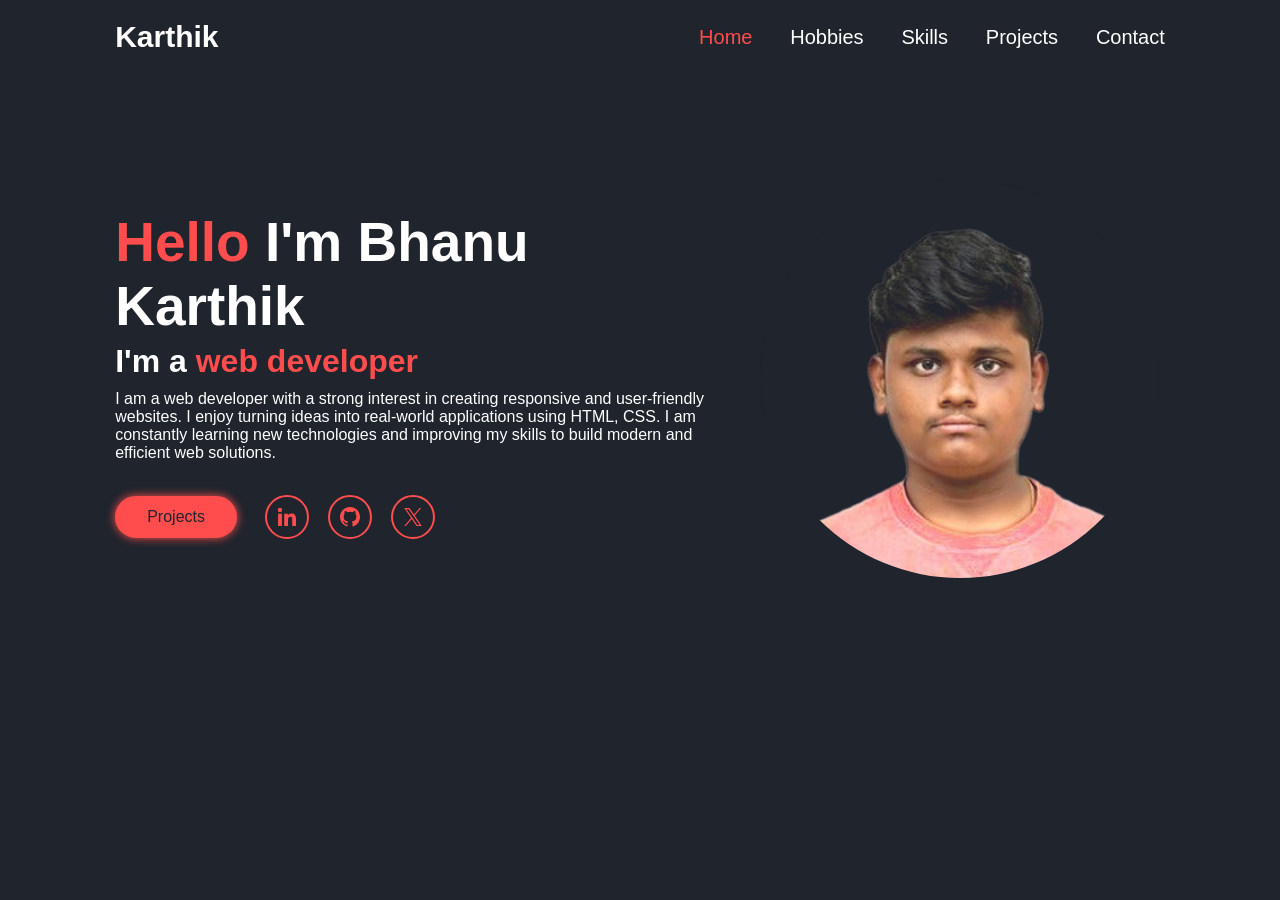
<file: index.html>
<!DOCTYPE html>
<html>
<head>
    <meta charset="UTF-8">
    <meta name="Bhanu karthik">
    <meta name="viewport" content="width=device-width, initial-scale=1.0">
    <link rel="stylesheet" href="style.css">
    <title> portfolio website </title>
</head>
<body>
    <header>
        <a href="#" class="logo">Karthik</a>
        <nav>
            <a href="index.html" class="active">Home</a>
            <a href="hobbies.html">Hobbies</a>
            <a href="skills.html">Skills</a>
            <a href="projects.html">Projects</a>
            <a href="contact.html">Contact</a>
        </nav>
    </header>
<section class="home active">
<div class="details">
<h1 class ="headings"><span>Hello</span> I'm Bhanu Karthik </h1>
 <h2 >I'm a <span>web developer </span>  </h2>
<p>I am a web developer with a strong interest in creating  responsive and user-friendly websites.
 I enjoy turning ideas into real-world applications using HTML, CSS.
I am constantly learning new technologies and improving my skills to build modern and efficient web solutions.</p>
<div class="cs">
<a href="projects.html" class="cse">Projects</a>
<div class="csee">
<a href="https://www.linkedin.com/in/karthik-reddy-0788b539a?utm_source=share&utm_campaign=share_via&utm_content=profile&utm_medium=android_app" target="_blank">
<svg xmlns="http://www.w3.org/2000/svg" width="24" height="24"  fill="currentColor" viewBox="0 0 24 24" >
<path d="M4.983 2.821a2.188 2.188 0 1 0 0 4.376 2.188 2.188 0 1 0 0-4.376m4.254 6.034v12.139h3.769v-6.003c0-1.584.298-3.118 2.262-3.118 1.937 0 1.961 1.811 1.961 3.218v5.904H21v-6.657c0-3.27-.704-5.783-4.526-5.783-1.835 0-3.065 1.007-3.568 1.96h-.051v-1.66zm-6.142 0H6.87v12.139H3.095z"></path></svg></a>
<a href="https://github.com/VBhanuKarthikReddy"  target="_blank">
<svg  xmlns="http://www.w3.org/2000/svg" width="24" height="24"  fill="currentColor" viewBox="0 0 24 24" >
<path fill-rule="evenodd" d="M12.026 2c-5.509 0-9.974 4.465-9.974 9.974 0 4.406 2.857 8.145 6.821 9.465.499.09.679-.217.679-.481 0-.237-.008-.865-.011-1.696-2.775.602-3.361-1.338-3.361-1.338-.452-1.152-1.107-1.459-1.107-1.459-.905-.619.069-.605.069-.605 1.002.07 1.527 1.028 1.527 1.028.89 1.524 2.336 1.084 2.902.829.091-.645.351-1.085.635-1.334-2.214-.251-4.542-1.107-4.542-4.93 0-1.087.389-1.979 1.024-2.675-.101-.253-.446-1.268.099-2.64 0 0 .837-.269 2.742 1.021a9.6 9.6 0 0 1 2.496-.336 9.6 9.6 0 0 1 2.496.336c1.906-1.291 2.742-1.021 2.742-1.021.545 1.372.203 2.387.099 2.64.64.696 1.024 1.587 1.024 2.675 0 3.833-2.33 4.675-4.552 4.922.355.308.675.916.675 1.846 0 1.334-.012 2.41-.012 2.737 0 .267.178.577.687.479C19.146 20.115 22 16.379 22 11.974 22 6.465 17.535 2 12.026 2" clip-rule="evenodd"></path></svg></a>
<a href="https://x.com/Vkarthikreddy13"  target="_blank">
<svg  xmlns="http://www.w3.org/2000/svg" width="24" height="24"  fill="currentColor" viewBox="0 0 24 24" >
<path d="M13.68 10.62 20.24 3h-1.55L13 9.62 8.45 3H3.19l6.88 10.01L3.19 21h1.55l6.01-6.99 4.8 6.99h5.24l-7.13-10.38Zm-2.13 2.47-.7-1-5.54-7.93H7.7l4.47 6.4.7 1 5.82 8.32H16.3z"></path></svg></a>
</div>
</div>
</div>
<div class="homeimg">
<div class="imgbox">
<div class="imgitem">
<img src="Assets/karthik1.png">
</div>
</div>
</div>
</section>
</body>
</html>
</file>
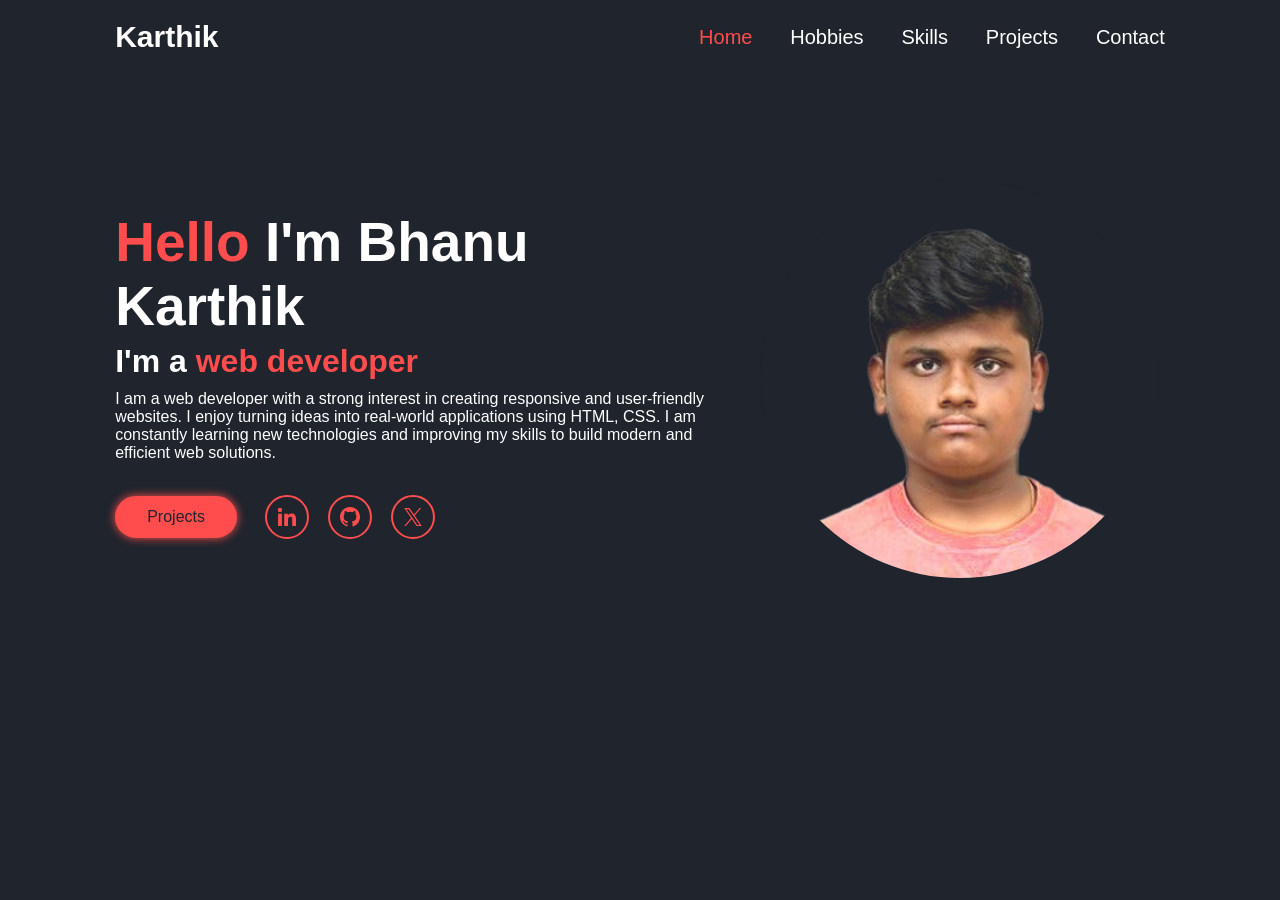
<file: 1.index.html>
<!DOCTYPE html>
<html>
<head>
    <meta charset="UTF-8">
    <meta name="Bhanu karthik">
    <meta name="viewport" content="width=device-width, initial-scale=1.0">
    <link rel="stylesheet" href="style.css">
    <title> portfolio website </title>
</head>
<body>
    <header>
        <a href="#" class="logo">Karthik</a>
        <nav>
            <a href="1.index.html" class="active">Home</a>
            <a href="2.hobbies.html">Hobbies</a>
            <a href="3.skills.html">Skills</a>
            <a href="4.projects.html">Projects</a>
            <a href="5.contact.html">Contact</a>
        </nav>
    </header>
<section class="home active">
<div class="details">
<h1 class ="headings"><span>Hello</span> I'm Bhanu Karthik </h1>
 <h2 >I'm a <span>web developer </span>  </h2>
<p>I am a web developer with a strong interest in creating  responsive and user-friendly websites.
 I enjoy turning ideas into real-world applications using HTML, CSS.
I am constantly learning new technologies and improving my skills to build modern and efficient web solutions.</p>
<div class="cs">
<a href="4.projects.html" class="cse">Projects</a>
<div class="csee">
<a href="https://www.linkedin.com/in/karthik-reddy-0788b539a?utm_source=share&utm_campaign=share_via&utm_content=profile&utm_medium=android_app" target="_blank">
<svg xmlns="http://www.w3.org/2000/svg" width="24" height="24"  fill="currentColor" viewBox="0 0 24 24" >
<path d="M4.983 2.821a2.188 2.188 0 1 0 0 4.376 2.188 2.188 0 1 0 0-4.376m4.254 6.034v12.139h3.769v-6.003c0-1.584.298-3.118 2.262-3.118 1.937 0 1.961 1.811 1.961 3.218v5.904H21v-6.657c0-3.27-.704-5.783-4.526-5.783-1.835 0-3.065 1.007-3.568 1.96h-.051v-1.66zm-6.142 0H6.87v12.139H3.095z"></path></svg></a>
<a href="https://github.com/VBhanuKarthikReddy"  target="_blank">
<svg  xmlns="http://www.w3.org/2000/svg" width="24" height="24"  fill="currentColor" viewBox="0 0 24 24" >
<path fill-rule="evenodd" d="M12.026 2c-5.509 0-9.974 4.465-9.974 9.974 0 4.406 2.857 8.145 6.821 9.465.499.09.679-.217.679-.481 0-.237-.008-.865-.011-1.696-2.775.602-3.361-1.338-3.361-1.338-.452-1.152-1.107-1.459-1.107-1.459-.905-.619.069-.605.069-.605 1.002.07 1.527 1.028 1.527 1.028.89 1.524 2.336 1.084 2.902.829.091-.645.351-1.085.635-1.334-2.214-.251-4.542-1.107-4.542-4.93 0-1.087.389-1.979 1.024-2.675-.101-.253-.446-1.268.099-2.64 0 0 .837-.269 2.742 1.021a9.6 9.6 0 0 1 2.496-.336 9.6 9.6 0 0 1 2.496.336c1.906-1.291 2.742-1.021 2.742-1.021.545 1.372.203 2.387.099 2.64.64.696 1.024 1.587 1.024 2.675 0 3.833-2.33 4.675-4.552 4.922.355.308.675.916.675 1.846 0 1.334-.012 2.41-.012 2.737 0 .267.178.577.687.479C19.146 20.115 22 16.379 22 11.974 22 6.465 17.535 2 12.026 2" clip-rule="evenodd"></path></svg></a>
<a href="https://x.com/Vkarthikreddy13"  target="_blank">
<svg  xmlns="http://www.w3.org/2000/svg" width="24" height="24"  fill="currentColor" viewBox="0 0 24 24" >
<path d="M13.68 10.62 20.24 3h-1.55L13 9.62 8.45 3H3.19l6.88 10.01L3.19 21h1.55l6.01-6.99 4.8 6.99h5.24l-7.13-10.38Zm-2.13 2.47-.7-1-5.54-7.93H7.7l4.47 6.4.7 1 5.82 8.32H16.3z"></path></svg></a>
</div>
</div>
</div>
<div class="homeimg">
<div class="imgbox">
<div class="imgitem">
<img src="Assets/karthik1.png">
</div>
</div>
</div>
</section>
</body>
</html>
</file>
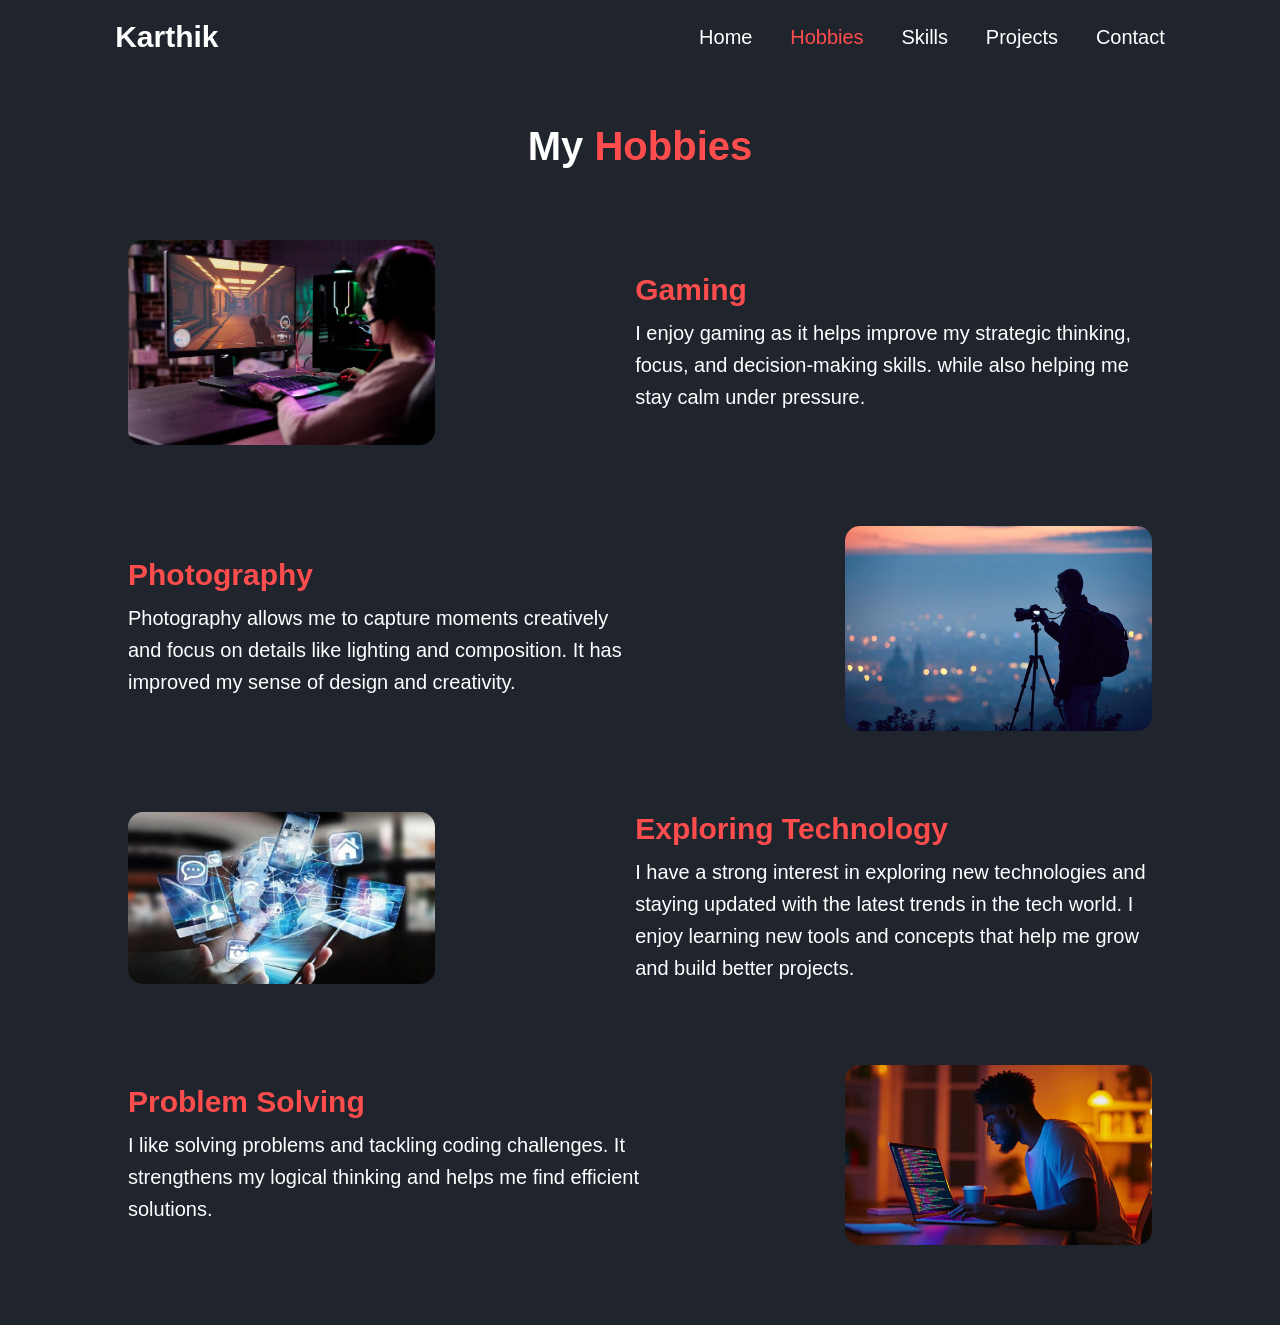
<file: 2.hobbies.html>
<!DOCTYPE html>
<html>
<head>
    <meta charset="UTF-8">
    <meta name="Bhanu karthik">
    <meta name="viewport" content="width=device-width, initial-scale=1.0">
    <link rel="stylesheet" href="style.css">
    <title> portfolio website </title>
</head>
<body>
<header>
<a href="#" class="logo">Karthik</a>
<nav>
 <a href="1.index.html">Home</a>
 <a href="2.hobbies.html" class="active">Hobbies</a>
 <a href="3.skills.html">Skills</a>
 <a href="4.projects.html">Projects</a>
<a href="5.contact.html">Contact</a>
</nav>
</header>
<section class="hobbies active">
<h2 class="heading">My <span>Hobbies</span> </h2>
<div class="hobby-row">
<img src="Assets/gaming.avif" alt="Gaming">
 <div class="hobby-text">
      <h3> Gaming</h3>
     <p> I enjoy gaming as it helps improve my strategic thinking, focus, and decision-making skills. while also helping me stay calm under pressure.</p>
 </div>
</div>
<div class="hobby-row reverse">
 <img src="Assets/photographers.jpg" alt="Photography">
 <div class="hobby-text">
 <h3>Photography</h3>
<p> Photography allows me to capture moments creatively and focus on details like lighting and composition. It has improved my sense of design and creativity.</p>
 </div>
 </div>
 <div class="hobby-row">
<img src="Assets/exploring.jpg" alt="Technology">
<div class="hobby-text">
 <h3> Exploring Technology</h3>
<p>I have a strong interest in exploring new technologies and staying updated with the latest trends in the tech world. I enjoy learning new tools and concepts that help me grow and build better projects.</p>
</div>
</div>
<div class="hobby-row reverse">
 <img src="Assets/problem solving.webp" alt="Problem Solving">
<div class="hobby-text">
    <h3> Problem Solving</h3>
      <p>I like solving problems and tackling coding challenges. It strengthens my logical thinking and helps me find efficient solutions.</p>
 </div>
</div>
</section>
</body>
</html>
</file>
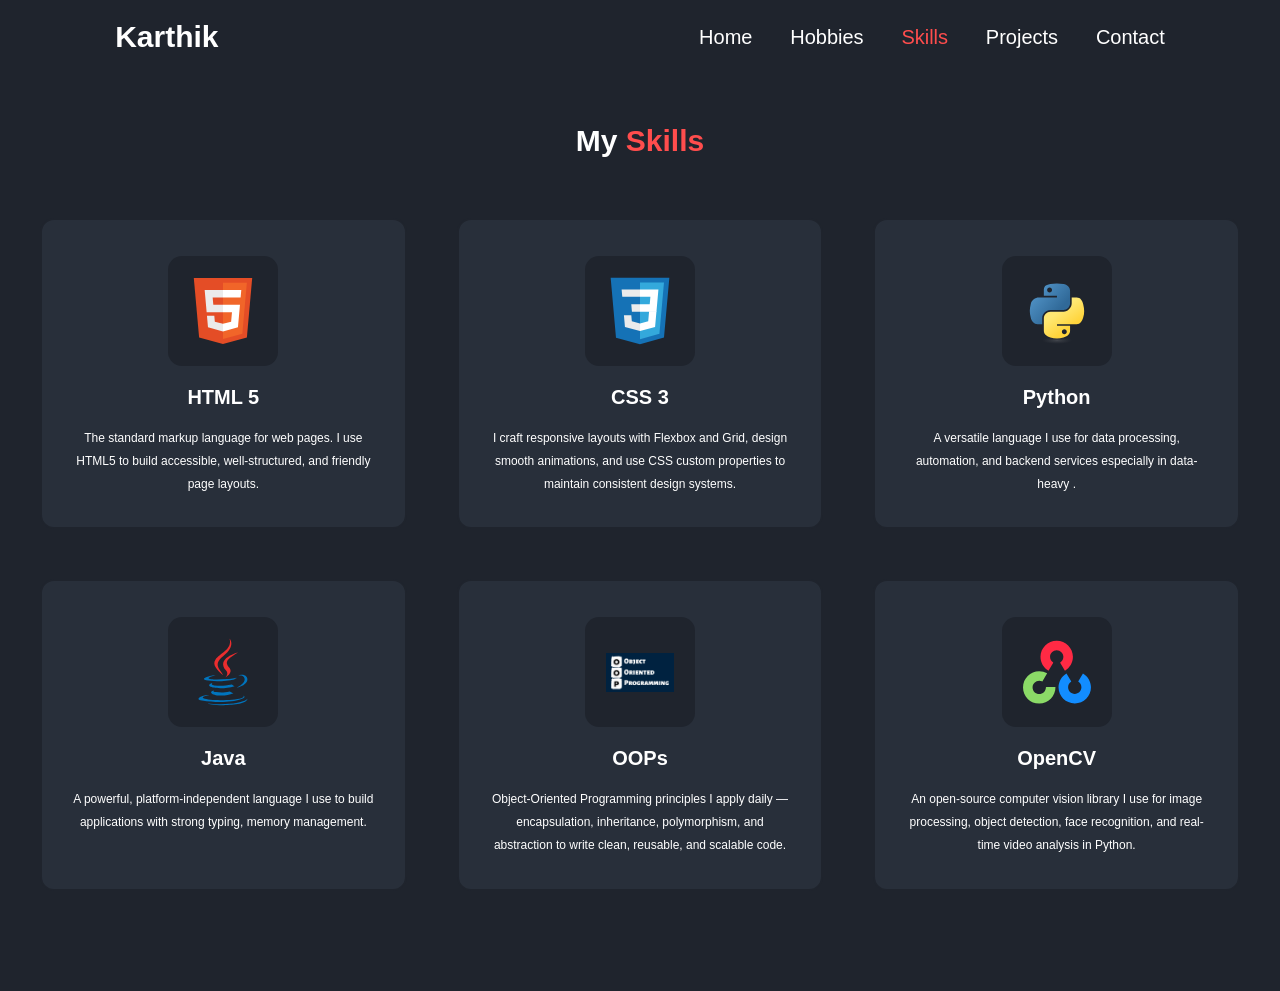
<file: 3.skills.html>
<!DOCTYPE html>
<html>
<head>
    <meta charset="UTF-8">
    <meta name="Bhanu karthik">
    <meta name="viewport" content="width=device-width, initial-scale=1.0">
    <link rel="stylesheet" href="style.css">
    <title> portfolio website </title>
</head>
<body>
    <header>
        <a href="#" class="logo">Karthik</a>
        <nav>
            <a href="1.index.html">Home</a>
            <a href="2.hobbies.html" >Hobbies</a>
            <a href="3.skills.html" class="active">Skills</a>
            <a href="4.projects.html">Projects</a>
            <a href="5.contact.html">Contact</a>
        </nav>
        </header>
<section class="skills-section active">
<h2>My <span>Skills</span></h2>
<div class="grid">
<div class="skill">
<div class="icon-wrap">
<img src="Assets/htmlimg.svg" alt="HTML5"/>
</div>
<span class="skill-name">HTML 5</span>
<div class="divider"></div>
<p class="desc">The standard markup language for web pages. I use  HTML5 to build accessible, well-structured, and friendly page layouts.</p>
</div>
<div class="skill">
<div class="icon-wrap">
<img src="Assets/css3.svg" alt="CSS3"/>
</div>
<span class="skill-name">CSS 3</span>
<div class="divider"></div>
<p class="desc">I craft responsive layouts with Flexbox and Grid, design smooth animations, and use CSS custom properties to maintain consistent design systems.</p>
</div>
<div class="skill">
<div class="icon-wrap">
<img src="Assets/python.svg" alt="Python"/>
</div>
<span class="skill-name">Python</span>
<div class="divider"></div>
<p class="desc">A versatile language I use for data processing, automation, and backend services especially in data-heavy .</p>
</div>
<div class="skill">
<div class="icon-wrap">
  <img src="Assets/java.svg" alt="Java"/>
  </div>
  <span class="skill-name">Java</span>
  <div class="divider"></div>
  <p class="desc">A powerful, platform-independent language I use to build applications with strong typing, memory management.</p>
  </div>
  <div class="skill">
  <div class="icon-wrap">
  <img src="Assets/oops.png" alt="Java"/>
  </div>
 <span class="skill-name">OOPs</span>
 <div class="divider"></div>
 <p class="desc">Object-Oriented Programming principles I apply daily — encapsulation, inheritance, polymorphism, and abstraction to write clean, reusable, and scalable code.</p>
 </div>
 <div class="skill">
 <div class="icon-wrap">
 <img src="Assets/opencv.svg" alt="OpenCV"/>
 </div>
 <span class="skill-name">OpenCV</span>
<div class="divider"></div>
<p class="desc">An open-source computer vision library I use for image processing, object detection, face recognition, and real-time video analysis in Python.</p>
</div>
</div>
</section>
</body>
</html>
</file>
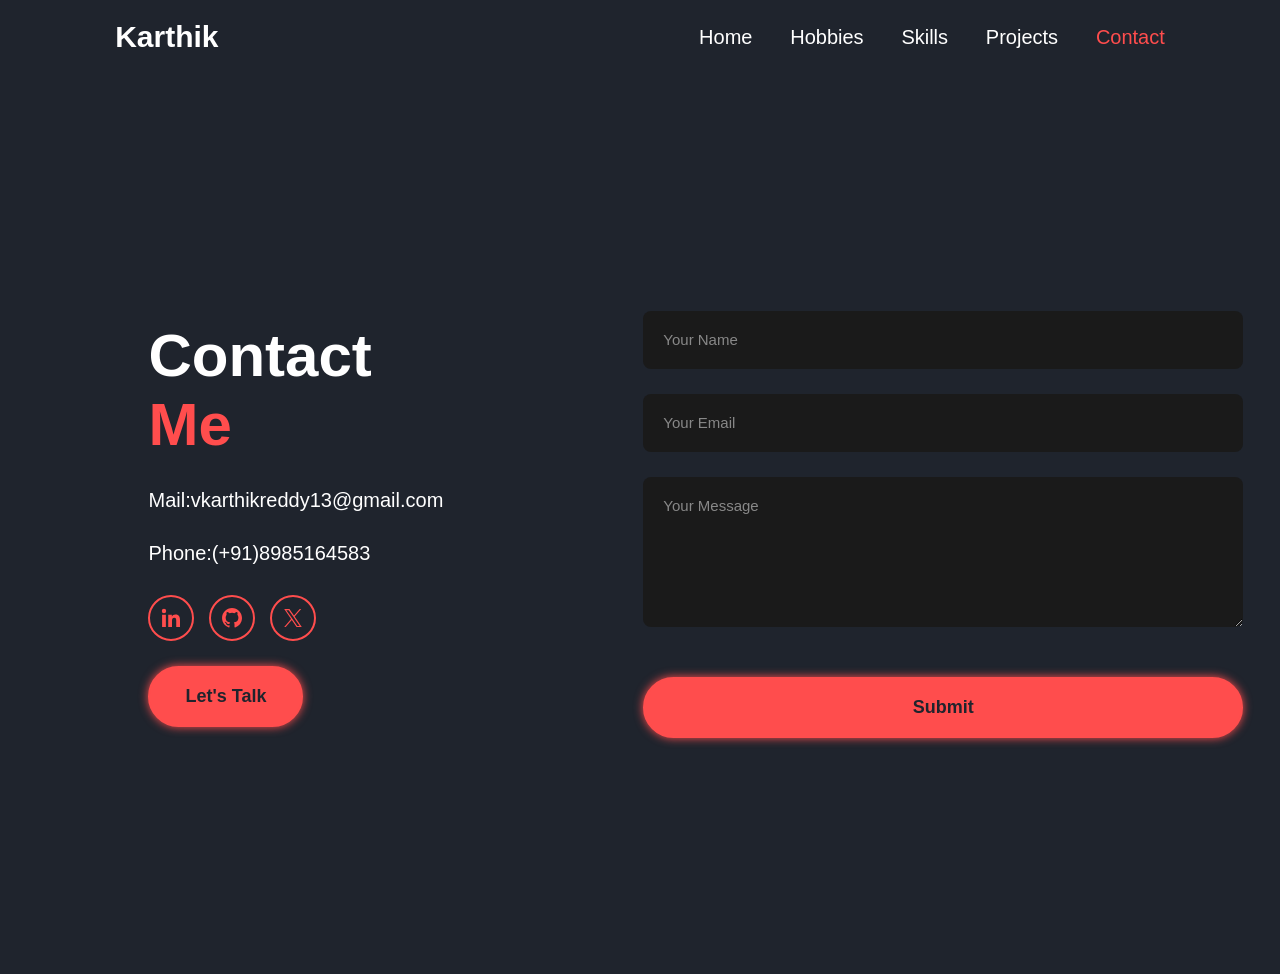
<file: 5.contact.html>
<!DOCTYPE html>
<html>
<head>
<meta charset="UTF-8">
 <meta name="Bhanu karthik">
 <meta name="viewport" content="width=device-width, initial-scale=1.0">
<link rel="stylesheet" href="style.css">
<title> portfolio website </title>
</head>
<body>
<header>
<a href="#" class="logo">Karthik</a>
<nav>
<a href="1.index.html">Home</a>
<a href="2.hobbies.html" >Hobbies</a>
<a href="3.skills.html">Skills</a>
<a href="4.projects.html">Projects</a>
<a href="5.contact.html" class="active">Contact</a>
</nav>    
</header>
<section class="contact active">
<div class="container">
<div class="left">
<h1>Contact<span> Me</span></h1>
<p>Mail:vkarthikreddy13@gmail.com</p>
<p>Phone:(+91)8985164583</p>
<div class="social">
<a href="https://www.linkedin.com/in/karthik-reddy-0788b539a?utm_source=share&utm_campaign=share_via&utm_content=profile&utm_medium=android_app"  target="_blank">
<svg  xmlns="http://www.w3.org/2000/svg" width="24" height="24"  fill="currentColor" viewBox="0 0 24 24" >
 <path d="M4.983 2.821a2.188 2.188 0 1 0 0 4.376 2.188 2.188 0 1 0 0-4.376m4.254 6.034v12.139h3.769v-6.003c0-1.584.298-3.118 2.262-3.118 1.937 0 1.961 1.811 1.961 3.218v5.904H21v-6.657c0-3.27-.704-5.783-4.526-5.783-1.835 0-3.065 1.007-3.568 1.96h-.051v-1.66zm-6.142 0H6.87v12.139H3.095z"></path></svg></a>
<a href="https://github.com/VBhanuKarthikReddy"  target="_blank">
<svg  xmlns="http://www.w3.org/2000/svg" width="24" height="24"  fill="currentColor" viewBox="0 0 24 24" >
<path fill-rule="evenodd" d="M12.026 2c-5.509 0-9.974 4.465-9.974 9.974 0 4.406 2.857 8.145 6.821 9.465.499.09.679-.217.679-.481 0-.237-.008-.865-.011-1.696-2.775.602-3.361-1.338-3.361-1.338-.452-1.152-1.107-1.459-1.107-1.459-.905-.619.069-.605.069-.605 1.002.07 1.527 1.028 1.527 1.028.89 1.524 2.336 1.084 2.902.829.091-.645.351-1.085.635-1.334-2.214-.251-4.542-1.107-4.542-4.93 0-1.087.389-1.979 1.024-2.675-.101-.253-.446-1.268.099-2.64 0 0 .837-.269 2.742 1.021a9.6 9.6 0 0 1 2.496-.336 9.6 9.6 0 0 1 2.496.336c1.906-1.291 2.742-1.021 2.742-1.021.545 1.372.203 2.387.099 2.64.64.696 1.024 1.587 1.024 2.675 0 3.833-2.33 4.675-4.552 4.922.355.308.675.916.675 1.846 0 1.334-.012 2.41-.012 2.737 0 .267.178.577.687.479C19.146 20.115 22 16.379 22 11.974 22 6.465 17.535 2 12.026 2" clip-rule="evenodd"></path></svg></a>
<a href="https://x.com/Vkarthikreddy13"  target="_blank">
<svg  xmlns="http://www.w3.org/2000/svg" width="24" height="24"  fill="currentColor" viewBox="0 0 24 24" >
<path d="M13.68 10.62 20.24 3h-1.55L13 9.62 8.45 3H3.19l6.88 10.01L3.19 21h1.55l6.01-6.99 4.8 6.99h5.24l-7.13-10.38Zm-2.13 2.47-.7-1-5.54-7.93H7.7l4.47 6.4.7 1 5.82 8.32H16.3z"></path></svg></a>
</div>
<a href="#name">
<button class="btn">Let's Talk</button>
</a>
</div>
<div class="right">
<form>    
<input type="text" id="name" placeholder="Your Name" required>
<input type="email" placeholder="Your Email" required>
 <textarea placeholder="Your Message" rows="6"></textarea>
<button type="submit" class="btn">Submit</button>
</form>
</div>
</div>
</section>
</body>
</html>
</file>
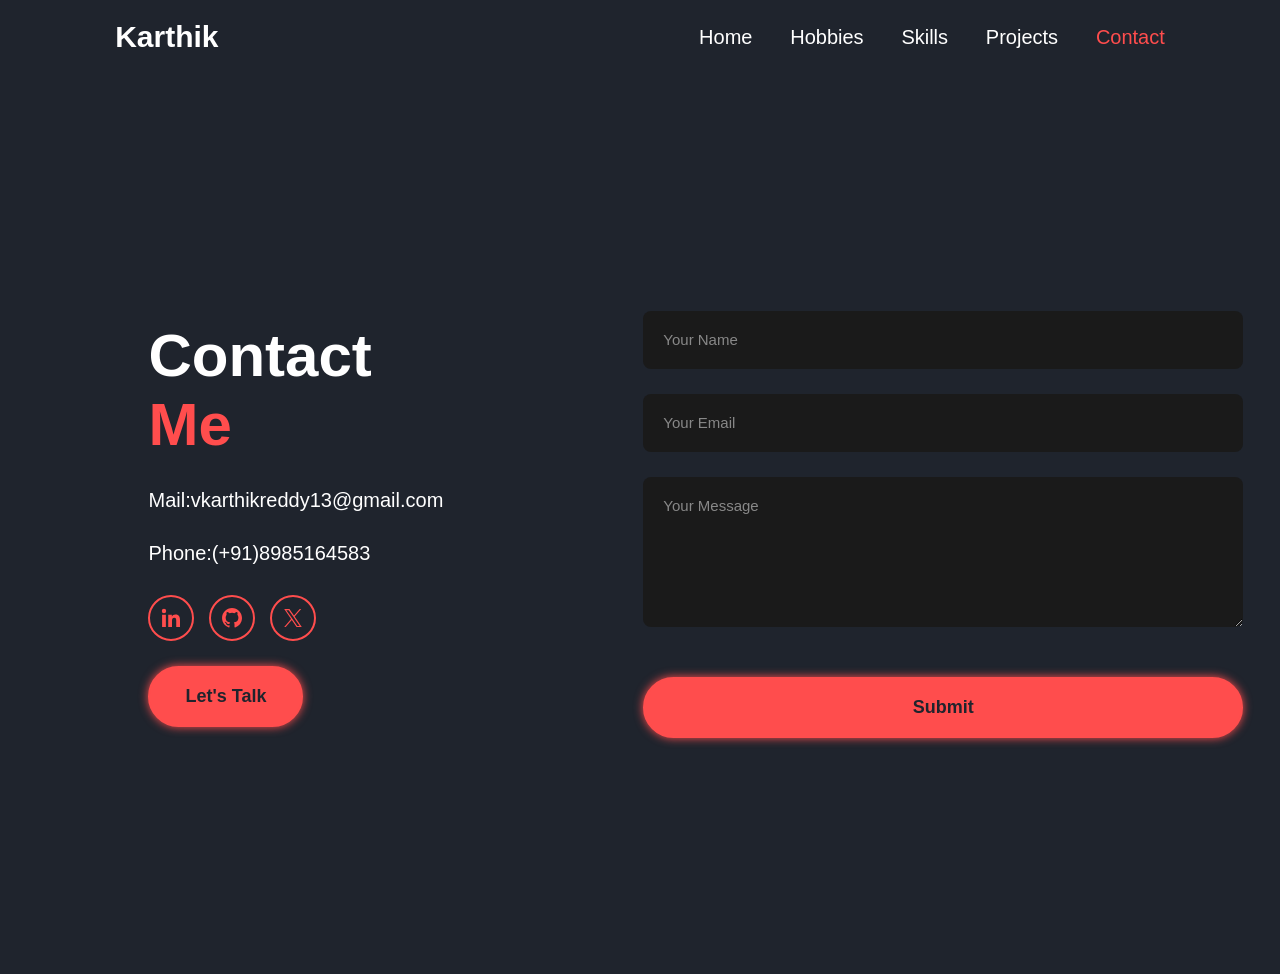
<file: contact.html>
<!DOCTYPE html>
<html>
<head>
<meta charset="UTF-8">
 <meta name="Bhanu karthik">
 <meta name="viewport" content="width=device-width, initial-scale=1.0">
<link rel="stylesheet" href="style.css">
<title> portfolio website </title>
</head>
<body>
<header>
<a href="#" class="logo">Karthik</a>
<nav>
<a href="index.html">Home</a>
<a href="hobbies.html" >Hobbies</a>
<a href="skills.html">Skills</a>
<a href="projects.html">Projects</a>
<a href="contact.html" class="active">Contact</a>
</nav>    
</header>
<section class="contact active">
<div class="container">
<div class="left">
<h1>Contact<span> Me</span></h1>
<p>Mail:vkarthikreddy13@gmail.com</p>
<p>Phone:(+91)8985164583</p>
<div class="social">
<a href="https://www.linkedin.com/in/karthik-reddy-0788b539a?utm_source=share&utm_campaign=share_via&utm_content=profile&utm_medium=android_app"  target="_blank">
<svg  xmlns="http://www.w3.org/2000/svg" width="24" height="24"  fill="currentColor" viewBox="0 0 24 24" >
 <path d="M4.983 2.821a2.188 2.188 0 1 0 0 4.376 2.188 2.188 0 1 0 0-4.376m4.254 6.034v12.139h3.769v-6.003c0-1.584.298-3.118 2.262-3.118 1.937 0 1.961 1.811 1.961 3.218v5.904H21v-6.657c0-3.27-.704-5.783-4.526-5.783-1.835 0-3.065 1.007-3.568 1.96h-.051v-1.66zm-6.142 0H6.87v12.139H3.095z"></path></svg></a>
<a href="https://github.com/VBhanuKarthikReddy"  target="_blank">
<svg  xmlns="http://www.w3.org/2000/svg" width="24" height="24"  fill="currentColor" viewBox="0 0 24 24" >
<path fill-rule="evenodd" d="M12.026 2c-5.509 0-9.974 4.465-9.974 9.974 0 4.406 2.857 8.145 6.821 9.465.499.09.679-.217.679-.481 0-.237-.008-.865-.011-1.696-2.775.602-3.361-1.338-3.361-1.338-.452-1.152-1.107-1.459-1.107-1.459-.905-.619.069-.605.069-.605 1.002.07 1.527 1.028 1.527 1.028.89 1.524 2.336 1.084 2.902.829.091-.645.351-1.085.635-1.334-2.214-.251-4.542-1.107-4.542-4.93 0-1.087.389-1.979 1.024-2.675-.101-.253-.446-1.268.099-2.64 0 0 .837-.269 2.742 1.021a9.6 9.6 0 0 1 2.496-.336 9.6 9.6 0 0 1 2.496.336c1.906-1.291 2.742-1.021 2.742-1.021.545 1.372.203 2.387.099 2.64.64.696 1.024 1.587 1.024 2.675 0 3.833-2.33 4.675-4.552 4.922.355.308.675.916.675 1.846 0 1.334-.012 2.41-.012 2.737 0 .267.178.577.687.479C19.146 20.115 22 16.379 22 11.974 22 6.465 17.535 2 12.026 2" clip-rule="evenodd"></path></svg></a>
<a href="https://x.com/Vkarthikreddy13"  target="_blank">
<svg  xmlns="http://www.w3.org/2000/svg" width="24" height="24"  fill="currentColor" viewBox="0 0 24 24" >
<path d="M13.68 10.62 20.24 3h-1.55L13 9.62 8.45 3H3.19l6.88 10.01L3.19 21h1.55l6.01-6.99 4.8 6.99h5.24l-7.13-10.38Zm-2.13 2.47-.7-1-5.54-7.93H7.7l4.47 6.4.7 1 5.82 8.32H16.3z"></path></svg></a>
</div>
<a href="#name">
<button class="btn">Let's Talk</button>
</a>
</div>
<div class="right">
<form>    
<input type="text" id="name" placeholder="Your Name" required>
<input type="email" placeholder="Your Email" required>
 <textarea placeholder="Your Message" rows="6"></textarea>
<button type="submit" class="btn">Submit</button>
</form>
</div>
</div>
</section>
</body>
</html>
</file>
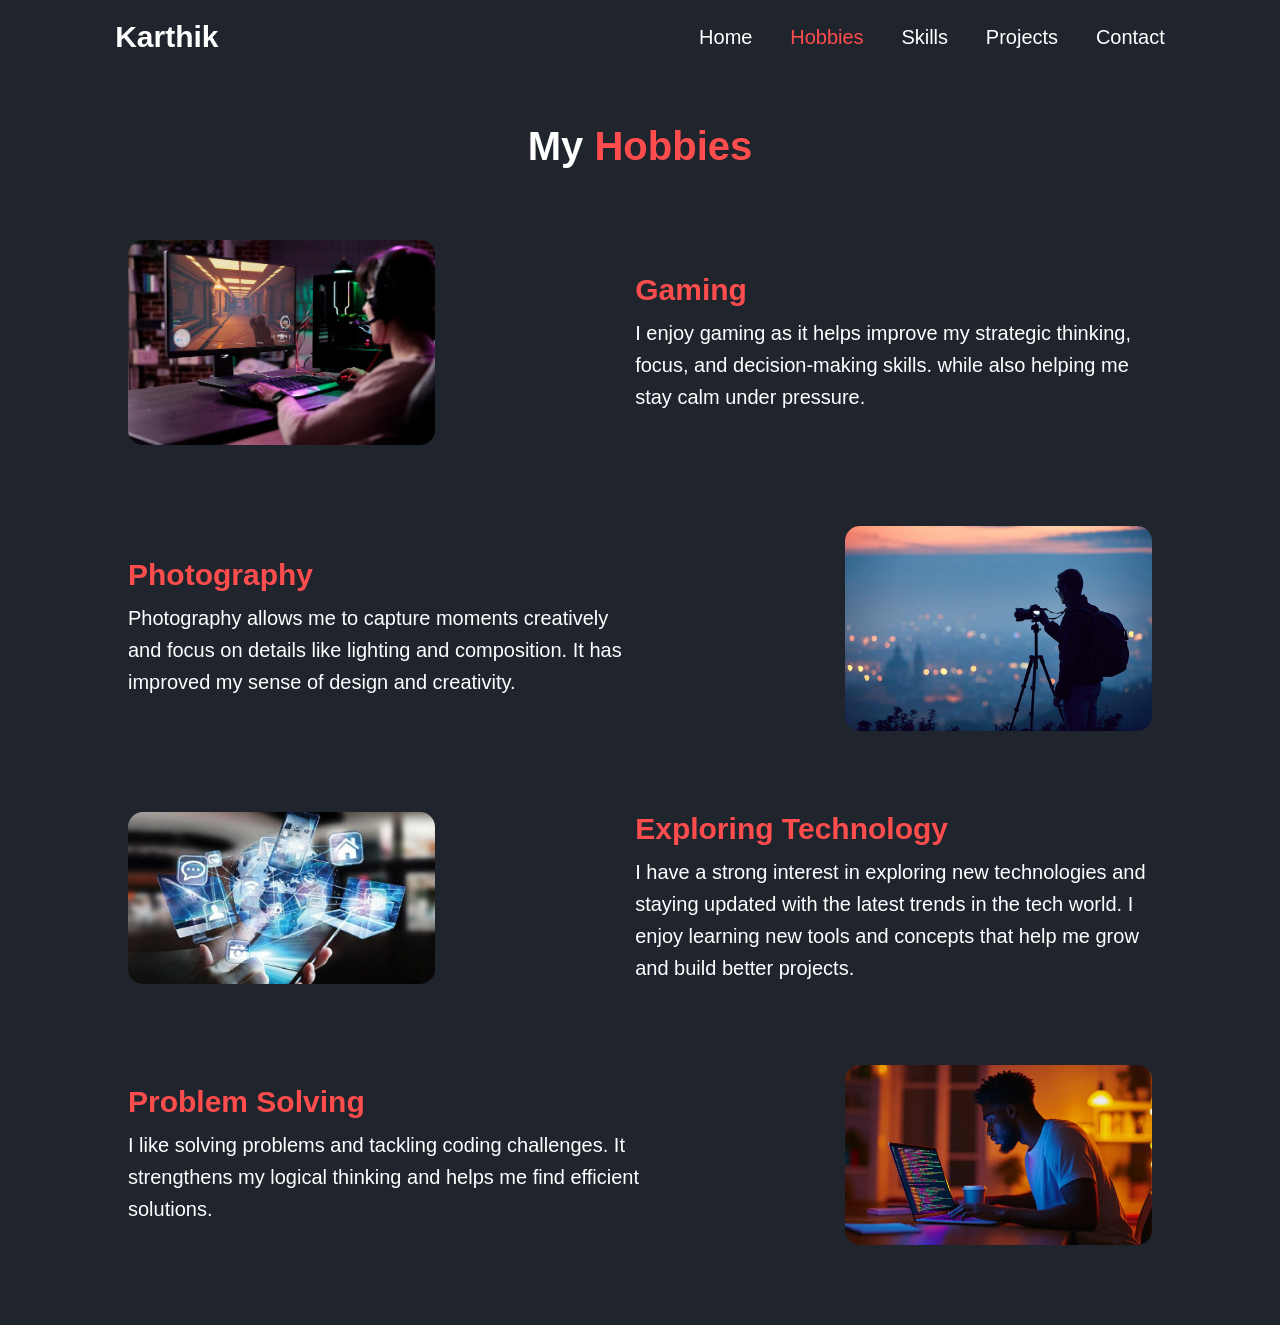
<file: hobbies.html>
<!DOCTYPE html>
<html>
<head>
    <meta charset="UTF-8">
    <meta name="Bhanu karthik">
    <meta name="viewport" content="width=device-width, initial-scale=1.0">
    <link rel="stylesheet" href="style.css">
    <title> portfolio website </title>
</head>
<body>
<header>
<a href="#" class="logo">Karthik</a>
<nav>
 <a href="index.html">Home</a>
 <a href="hobbies.html" class="active">Hobbies</a>
 <a href="skills.html">Skills</a>
 <a href="projects.html">Projects</a>
<a href="contact.html">Contact</a>
</nav>
</header>
<section class="hobbies active">
<h2 class="heading">My <span>Hobbies</span> </h2>
<div class="hobby-row">
<img src="Assets/gaming.avif" alt="Gaming">
 <div class="hobby-text">
      <h3> Gaming</h3>
     <p> I enjoy gaming as it helps improve my strategic thinking, focus, and decision-making skills. while also helping me stay calm under pressure.</p>
 </div>
</div>
<div class="hobby-row reverse">
 <img src="Assets/photographers.jpg" alt="Photography">
 <div class="hobby-text">
 <h3>Photography</h3>
<p> Photography allows me to capture moments creatively and focus on details like lighting and composition. It has improved my sense of design and creativity.</p>
 </div>
 </div>
 <div class="hobby-row">
<img src="Assets/exploring.jpg" alt="Technology">
<div class="hobby-text">
 <h3> Exploring Technology</h3>
<p>I have a strong interest in exploring new technologies and staying updated with the latest trends in the tech world. I enjoy learning new tools and concepts that help me grow and build better projects.</p>
</div>
</div>
<div class="hobby-row reverse">
 <img src="Assets/problem solving.webp" alt="Problem Solving">
<div class="hobby-text">
    <h3> Problem Solving</h3>
      <p>I like solving problems and tackling coding challenges. It strengthens my logical thinking and helps me find efficient solutions.</p>
 </div>
</div>
</section>
</body>
</html>
</file>
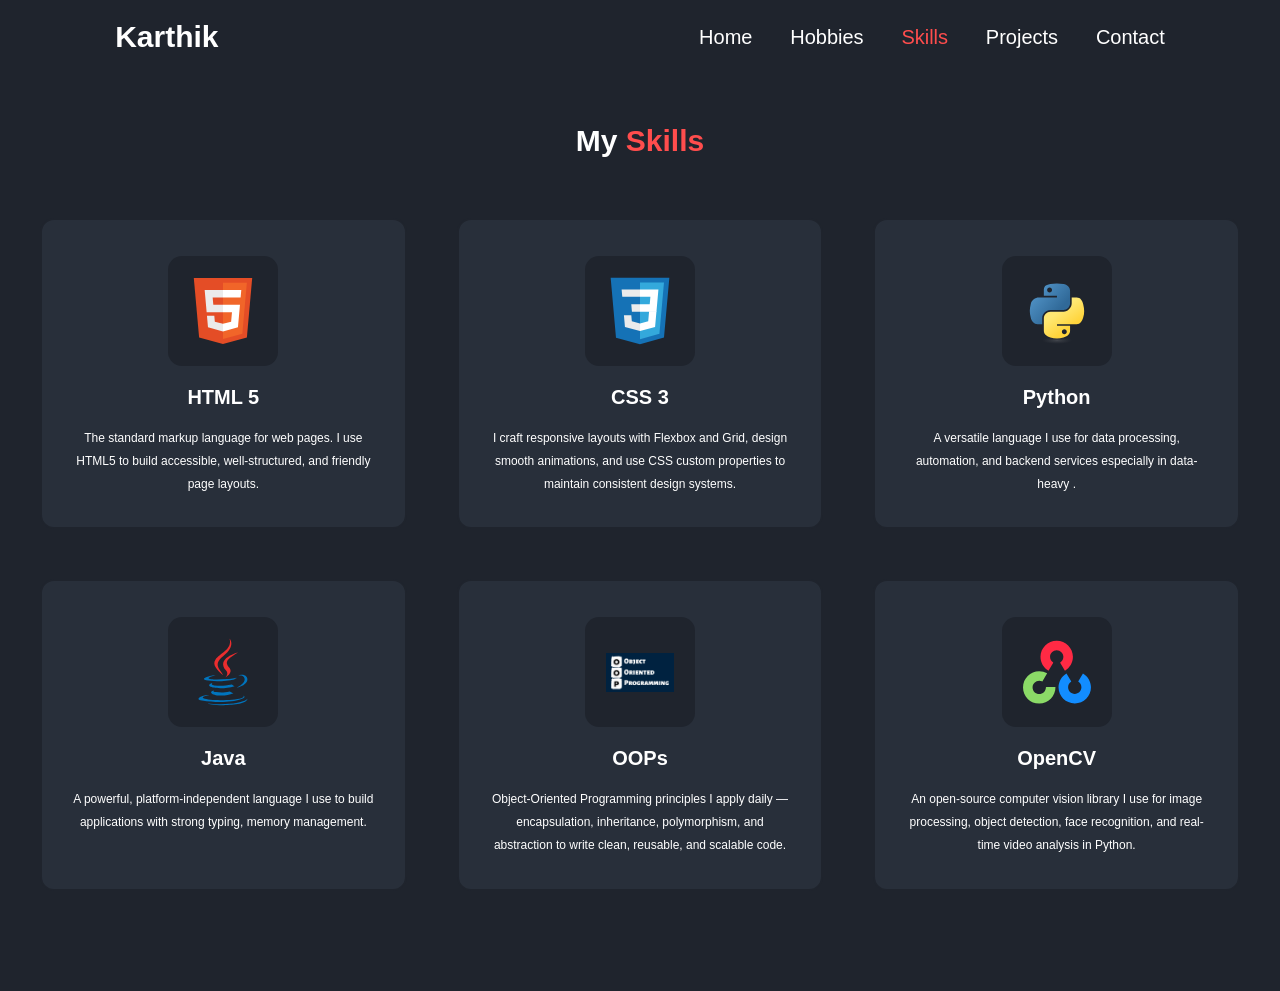
<file: skills.html>
<!DOCTYPE html>
<html>
<head>
    <meta charset="UTF-8">
    <meta name="Bhanu karthik">
    <meta name="viewport" content="width=device-width, initial-scale=1.0">
    <link rel="stylesheet" href="style.css">
    <title> portfolio website </title>
</head>
<body>
    <header>
        <a href="#" class="logo">Karthik</a>
        <nav>
            <a href="index.html">Home</a>
            <a href="hobbies.html" >Hobbies</a>
            <a href="skills.html" class="active">Skills</a>
            <a href="projects.html">Projects</a>
            <a href="contact.html">Contact</a>
        </nav>
        </header>
<section class="skills-section active">
<h2>My <span>Skills</span></h2>
<div class="grid">
<div class="skill">
<div class="icon-wrap">
<img src="Assets/htmlimg.svg" alt="HTML5"/>
</div>
<span class="skill-name">HTML 5</span>
<div class="divider"></div>
<p class="desc">The standard markup language for web pages. I use  HTML5 to build accessible, well-structured, and friendly page layouts.</p>
</div>
<div class="skill">
<div class="icon-wrap">
<img src="Assets/css3.svg" alt="CSS3"/>
</div>
<span class="skill-name">CSS 3</span>
<div class="divider"></div>
<p class="desc">I craft responsive layouts with Flexbox and Grid, design smooth animations, and use CSS custom properties to maintain consistent design systems.</p>
</div>
<div class="skill">
<div class="icon-wrap">
<img src="Assets/python.svg" alt="Python"/>
</div>
<span class="skill-name">Python</span>
<div class="divider"></div>
<p class="desc">A versatile language I use for data processing, automation, and backend services especially in data-heavy .</p>
</div>
<div class="skill">
<div class="icon-wrap">
  <img src="Assets/java.svg" alt="Java"/>
  </div>
  <span class="skill-name">Java</span>
  <div class="divider"></div>
  <p class="desc">A powerful, platform-independent language I use to build applications with strong typing, memory management.</p>
  </div>
  <div class="skill">
  <div class="icon-wrap">
  <img src="Assets/oops.png" alt="Java"/>
  </div>
 <span class="skill-name">OOPs</span>
 <div class="divider"></div>
 <p class="desc">Object-Oriented Programming principles I apply daily — encapsulation, inheritance, polymorphism, and abstraction to write clean, reusable, and scalable code.</p>
 </div>
 <div class="skill">
 <div class="icon-wrap">
 <img src="Assets/opencv.svg" alt="OpenCV"/>
 </div>
 <span class="skill-name">OpenCV</span>
<div class="divider"></div>
<p class="desc">An open-source computer vision library I use for image processing, object detection, face recognition, and real-time video analysis in Python.</p>
</div>
</div>
</section>
</body>
</html>
</file>
<file: style.css>
* {
    margin: 0;
    padding: 0;
    font-family: 'Poppins', sans-serif;
    box-sizing: border-box;
 border: none;
    outline: none;
}
html {
     font-size: 62.5%; 
}
body {
    color: #fff;
    background-color: #1f242d;
}
header {
    width: 100%;
    padding: 20px 9%;
    background-color: #1f242d;
    display: flex;
    justify-content: space-between;
 align-items: center;
    z-index: 100;
}
.logo {
    font-size: 30px;
    color: #fff;
 font-weight: 700;
    text-decoration: none;
    animation: slideRight 2s;
}
nav a {
    font-size: 20px;
    color: #fff;
 font-weight: 500;
    margin-left: 35px;
    transition: .5s;
    text-decoration: none;
}
nav a:hover,
nav a.active { 
    color: #ff4d4d;
 }
section {
    width: 100%;
    height: 100%;
    padding: 100px 9% 20px;
    background-color: #1f242d;
visibility: hidden;
    opacity: 0;
    overflow: hidden;
}
section.active {
    visibility: visible;
 opacity: 1;
    overflow: auto;
}
.home {
    display: flex;
 align-items: center;
    gap: 50px;
}
.details h1 {
font-size: clamp(35px, 10vw, 55px);
    animation: slideBottom 2s;
}

.headings span,
.heading span,
.left h1 span,
.skills-section h2 span { 
    color: #ff4d4d;
 }
.details h2 {
    display: inline-block;
 font-size: 32px;
    margin-top: -10px;
    animation: slideRight 2s;
}
.details h2 span {
    position: relative;
 display: inline-block;
    color: #ff4d4d;
    padding-top: 5%;
}
.details h2 span::before {
    content: attr(data-text);
    position: absolute;
  width: 0;
 border-right: 2px solid #ff4d4d;
    color: #ff4d4d;
    overflow: hidden;
}
.details p {
    font-size: 16px;
margin: 1rem 0 25px;
    animation: slideRight 2s;
}
.details .cs {
display: flex;
    align-items: center;
}
.cse {
    display: inline-block;
padding: 10px 30px;
    background-color: #ff4d4d;
    border: 2px solid #ff4d4d;
    border-radius: 40px;
 box-shadow: 0 0 10px #ff4d4d;
    font-size: 16px;
color: #1f242d;
    font-weight: 500;
text-decoration: none;
    transition: 0.5s;
    animation: slideup 2s;
}
.cse:hover {
background-color: transparent;
    color: #ff4d4d;
    box-shadow: none;
}
.details .cs .csee {
     margin-left: 20px;
 }
.details .cs .csee a {
    display: inline-flex;
    padding:8px;
 border: 2px solid #ff4d4d;
    border-radius: 50%;
  font-size: 20px;
    color: #ff4d4d;
    margin: 8px;
transition: .5s;
    animation: slideup 2s;
}
.details .cs .csee a:hover {
    background-color: #ff4d4d;
    color: #1f242d;
    box-shadow: 0 0 10px #ff4d4d;
}
.homeimg .imgbox {
    position: relative;
    width: 32vw;
    height: 32vw;
    border-radius: 50%;
padding: 5px;
  display: flex;
   justify-content: center;
   align-items: center;
  overflow: hidden;
    animation: slideleft 3s;
}
.homeimg .imgbox::before,
.homeimg .imgbox::after {
content: '';
    position: absolute;
width: 100%;
    height: 100%;
}
.homeimg .imgbox::after { 
    animation-delay: -5s;
 }
.homeimg .imgbox .imgitem {
    position: relative;
 width: 100%;
    height: 100%;
    background-color: #1f242d;
border-radius: 50%;
    border: 0.1px solid #1f242d;
    display: flex;
justify-content: center;
    z-index: 1;
    overflow: hidden;
}
.homeimg .imgbox .imgitem img {
    position: absolute;
    top: 30px;
display: block;
    width: 85%;
object-fit: cover;
    mix-blend-mode: lighten;
}
.hobbies {
    padding: 50px 10%;
background-color: #1f242d;
    color: white;
}
.heading {
    text-align: center;
    font-size: 40px;
margin-bottom: 20px;
    animation: slideBottom 2s;
}
.hobby-row {
    padding-top: 5%;
    display: flex;
    align-items: center;
    gap: 200px;
    margin-bottom: 30px;
}
.hobby-row img {
    width: 30%;
    border-radius: 15px;
    animation: slideRight 2s;
}
.hobby-text { 
    width: 60%;
 }
.hobby-text h3 {
    font-size: 30px;
    margin-bottom: 10px;
color: #ff4d4d;
    animation: slideBottom 2s;
}
.hobby-text p {
    line-height: 1.6;
    font-size: 20px;
    animation: slideleft 2s;
}
.hobby-row.reverse {
     flex-direction: row-reverse; 
}
@keyframes slideBottom {
    0%   { transform: translateY(-100px); 
        opacity: 0;
 }
 100% { transform: translateY(0);
         opacity: 1;
     }
}
@keyframes slideleft {
    0%   { transform: translateX(100px);
         opacity: 0; 
        }
100% { transform: translateX(0);
     opacity: 1;
     }
}
@keyframes slideRight {
    0% { transform: translateX(-100px);
         opacity: 0;
     }
 100% { transform: translateX(0); 
    opacity: 1; 
}
}
@keyframes slideup {
    0%   { transform: translateY(100px);
         opacity: 0;
     }
    100% { transform: translateY(0);
         opacity: 1;
 }
}
.contact {
    min-height: 100vh;
display: flex;
align-items: center;
    padding: 80px 2%;
}
.container {
    display: flex;
    justify-content: center;
align-items: center;
gap: 200px;
    max-width: 1500px;
    margin: auto;
    padding: 10px 10%;
}
.left h1 {
    font-size: 60px;
margin-bottom: 30px;
    animation: slideRight 2s;
}
.left p {
    margin: 30px 0;
font-size: 20px;
    animation: slideRight 2s;
}
.btn {
    display: inline-block;
    padding: 18px 35px;
font-size: 18px;
    font-weight: 600;
    color: #1f242d;
cursor: pointer;
    transition: 0.3s;
    background-color: #ff4d4d;
    border: 2px solid #ff4d4d;
border-radius: 40px;
box-shadow: 0 0 10px #ff4d4d;
    text-decoration: none;
animation: slideup 2s;
    margin-top: 25px;
}
.btn:hover,
.btn-primary:hover,
.btn-outline:hover {
    background-color: transparent;
    color: #ff4d4d;
box-shadow: none;
}
.btn-primary,
.btn-outline {
    background: #e05252;
    color: #1f242d;
border: 2px solid #e05252;
}

.right form {
display: flex;
flex-direction: column;
gap: 25px;
width: 600px;
animation: slideleft 2s;
}
input, textarea {
    padding: 20px;
    font-size: 16px;
    background: #1a1a1a;
    border-radius: 8px;
    color: #fff;
    
}
textarea {
     min-height: 150px;
 }
input::placeholder,
textarea::placeholder {
    color: #888;
    font-size: 15px;

}
input:focus, textarea:focus {
    outline: 2px solid #ff2e63;
transform: translateY(-5px);
border: 1px solid #ff4d4d;
    box-shadow: 0 0 10px #ff4d4d;
animation: slideRight 2s;
}
.social {
    display: flex;
    align-items: center;
gap: 15px;
margin-top: 15px;
}
.social a {
    display: inline-flex;
    align-items: center;
    justify-content: center;
    width: 46px;
    height: 46px;
    border: 2px solid #ff4d4d;
    border-radius: 50%;
color: #ff4d4d;
font-size: 12px;
    transition: all 0.3s ease;
    text-decoration: none;
    animation: slideRight 2s;
}
.social a:hover {
    background-color: #ff4d4d;
color: #1f242d;
box-shadow: 0 0 12px #ff4d4d;
}
.skills-section {
    display: flex;
flex-direction: column;
align-items: center;
    padding: 50px 40px 100px;
}
.skills-section h2 {
font-size: 30px;
font-weight: 700;
    margin-bottom: 60px;
    animation: slideBottom 2s;
}
.grid {
display: grid;
grid-template-columns: repeat(3, 1fr);
    gap: 50px;
    max-width: 1200px;
    width: 100%;
}
.skill {
display: flex;
flex-direction: column;
align-items: center;
    padding: 36px 28px 32px;
    border: 2px solid #1f242d;
    border-radius: 14px;
    background: #282f3a;
    cursor: pointer;
    transition: border-color 0.3s, box-shadow 0.3s;
animation: slideRight 2s;
}
.skill:hover {
     border-color: #ff4d4d; 
     box-shadow: 0 0 30px #ff4d4d;
}
.skill:hover .skill-divider {
     background: #ff4d4d;
}
.icon-wrap {
width: 110px;
height: 110px;
border-radius: 14px;
    background: #1f242d;
    display: flex;
 align-items: center;
justify-content: center;
    margin-bottom: 20px;
font-size: 30px;
    animation: slideRight 2s;
}
.icon-wrap img {
width: 68px;
height: 68px;
    object-fit: contain;
}
.skill-name {
    font-size: 20px;
font-weight: 700;
margin-bottom: 18px;
    text-align: center;
}
.desc {
    font-size: 12px;
 line-height: 1.9;
    text-align: center;
}
.projects-section {
 max-width: 1100px;
    margin: 0 auto;
    padding: 60px 40px 100px;
}
.section-title {
    text-align: center;
 font-size: 42px;
 font-weight: 700;
    margin-bottom: 70px;
}
.section-title span { 
    color: #e05252;
 }
.project-row {
    display: flex;
align-items: center;
 gap: 60px;
    margin-bottom: 80px;
}
.project-row.reverse { 
    flex-direction: row-reverse;
 }
.project-img {
    flex: 0 0 420px;
    height: 280px;
border-radius: 12px;
overflow: hidden;
    border: 1px solid #2e3240;
transition: border-color 0.3s, box-shadow 0.3s;
}
.project-row:hover .project-img {
    border-color: #e05252;
box-shadow: 0 0 25px rgba(224,82,82,0.5);
}
.project-img img {
 width: 100%;
 height: 100%;
    object-fit: cover;
    display: block;
}
.project-info h3 {
font-size: 26px;
font-weight: 600;
    color: #e05252;
    margin-bottom: 14px;
}
.project-info p {
    font-size: 15px;
line-height: 1.8;
    margin-bottom: 22px;
}
.tag {
    font-size: 12px;
    font-weight: 500;
 color: #e05252;
    border: 1px solid #e05252;
 border-radius: 4px;
    padding: 4px 13px;
}
.project-links { 
    display: flex;
     gap: 14px; 
}
hr.divider {
    border: none;
    border-top: 1px solid #2e3240;
    margin-bottom: 80px;
}
@media (max-width: 1200px) {
.container {
    gap: 80px;
 }
.hobby-row {
    gap: 80px;
}
.right form {
     width: 480px;
}
 .left h1 {
    font-size: 48px;
}
.grid {
     gap: 30px;
}
.project-img {
    flex: 0 0 340px;
    height: 240px;
    }
}
@media (max-width: 1024px) { 
header {
     padding: 20px 5%;
 }
 section {
     padding: 100px 5% 2rem;
 }
 .home {
     gap: 30px;
 }
.homeimg .imgbox {
    width: 40vw;
    height: 40vw;
 }
 .container {
  gap: 50px;
    flex-direction: column;
    text-align: center;
}
.left h1 {
     font-size: 44px;
}
 .right form {
     width: 100%;
 }
.social {
     justify-content: center;
}
.hobby-row {
    gap: 40px;
}
.hobby-row img {
    width: 40%;
}
.hobby-text {
    width: 55%;
}
.grid {
     grid-template-columns: repeat(2, 1fr);
      gap: 30px;
 }
 .project-row,
 .project-row.reverse {
     flex-direction: column;
     gap: 30px;
 }
 .project-img {
     flex: none;
     width: 100%;
     height: 240px;
}
}
@media (max-width: 900px) {
    html {
        font-size: 55%;
}
 header {
    padding: 18px 5%;
     flex-wrap: wrap;
        gap: 1rem;
    }
    .logo {
     font-size: 26px;
    }
    nav a {
        font-size: 17px;
      margin-left: 20px;
    }
    .home {
      flex-direction: column-reverse;
        text-align: center;
      gap: 30px;
        padding-top: 20px;
    }
    .homeimg .imgbox {
        width: 55vw;
   height: 55vw;
    }
    .details .cs {
   justify-content: center;
        flex-wrap: wrap;
        gap: 10px;
    }
  .details .cs .csee {
        margin-left: 0;
 }
    .details h2 {
     font-size: 26px;
    }
 .hobbies {
        padding: 40px 5%;
 }
    .heading {
     font-size: 38px;
    }
 .hobby-row,
    .hobby-row.reverse {
     flex-direction: column;
        gap: 20px;
     text-align: center;
    }
 .hobby-row img {
        width: 70%;
     margin: 0 auto;
    }
 .hobby-text {
        width: 100%;
        }
.hobby-text h3 {
       font-size: 24px;
   }
   .hobby-text p {
        font-size: 17px;
   } 
 .contact {
     padding: 60px 5%;
     min-height: auto;
 }
  .left h1 {
        font-size: 38px;
  }
   .left p {
      font-size: 17px;
        margin: 20px 0;
       }
.skills-section {
        padding: 40px 20px 80px;
    }
    .skills-section h2 {
       font-size: 26px;
   margin-bottom: 40px;
    }
 .grid {
     grid-template-columns: repeat(2, 1fr);
    gap: 20px;
    }
    .projects-section {
    padding: 40px 20px 80px;
    }
 .section-title {
 font-size: 32px;
      margin-bottom: 40px;
    }
}
@media (max-width: 768px) {
 html {
 font-size: 50%;
 }
 header {
     padding: 15px 4%;
 }
 nav a {
     font-size: 16px;
     margin-left: 15px;
 }
 section {
     padding: 90px 4% 20px;
 }
 .homeimg .imgbox {
     width: 65vw;
     height: 65vw;
 }
 .details p {
     font-size: 15px;
 }
 .container {
     padding: 10px 4%;
     gap: 40px;
 }
 .right form {
     width: 100%;
 }
 input, textarea {
     padding: 15px;
     font-size: 15px;
 }
 .btn {
     padding: 14px 28px;
     font-size: 16px;
 }
 .icon-wrap {
     width: 90px;
     height: 90px;
    }
 .icon-wrap img {
     width: 55px;
     height: 55px;
}
 .skill-name {
     font-size: 18px;
 }
.project-info h3 {
     font-size: 22px;
 }
 .project-info p {
     font-size: 14px;
 }
 .project-links {
     flex-wrap: wrap;
    }
}
</file>
